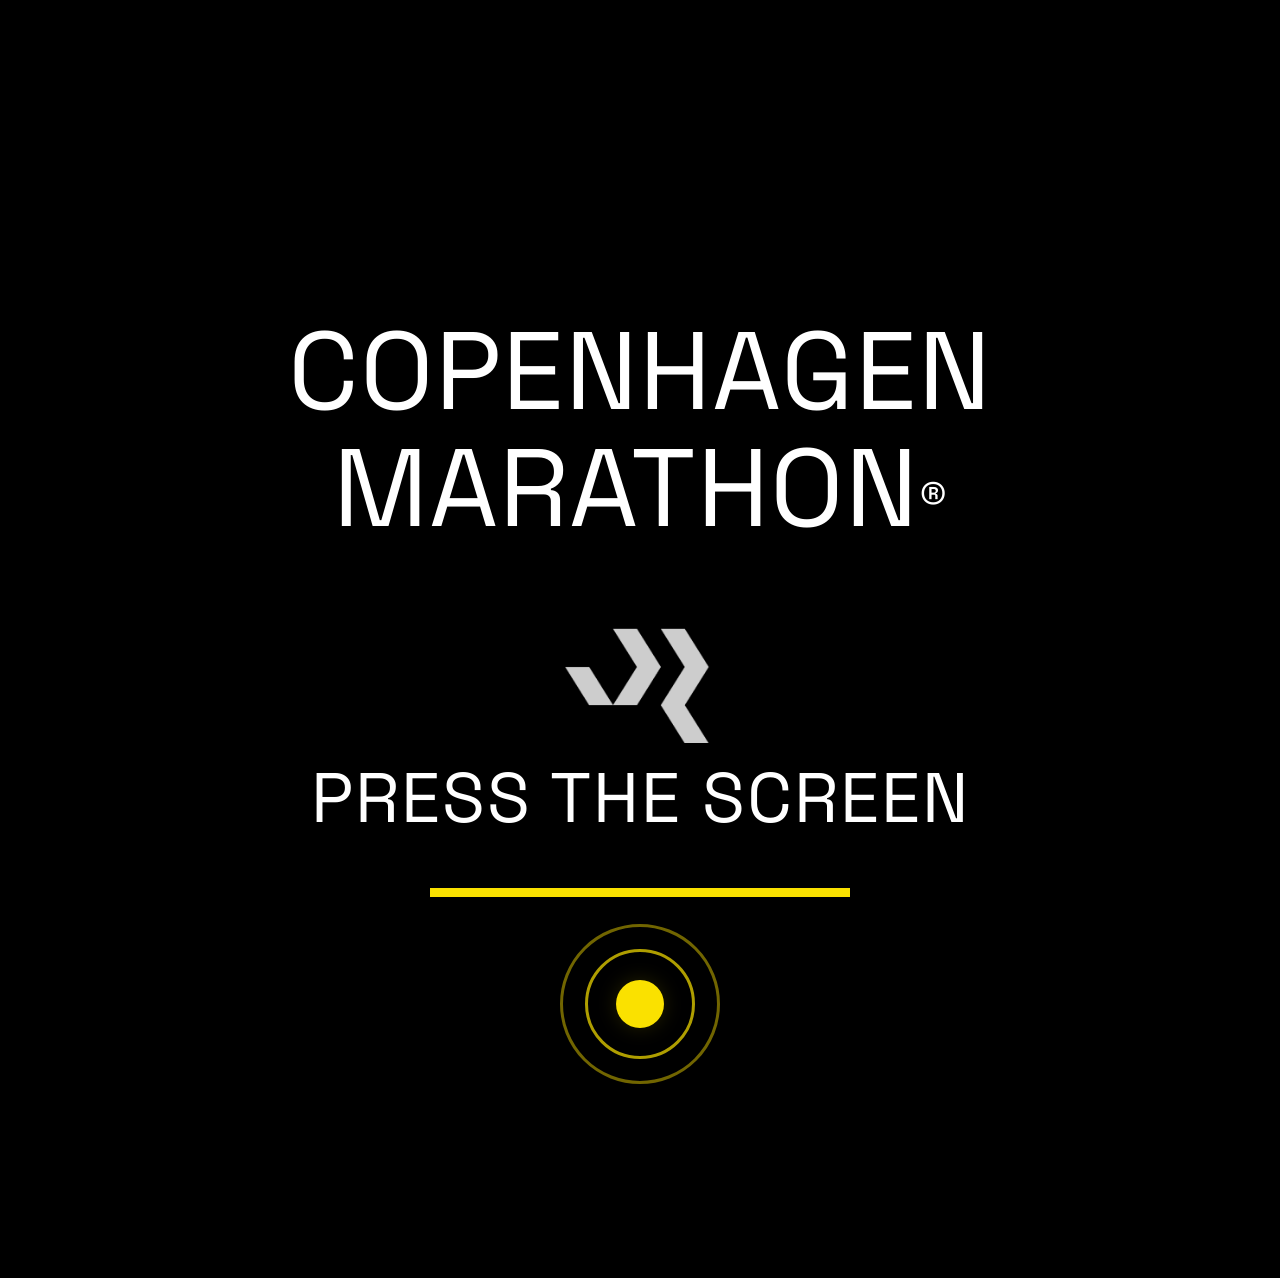
<file: index.html>
<!DOCTYPE html>
<html lang="en">

<head>
    <meta charset="UTF-8">
    <meta name="viewport" content="width=device-width, initial-scale=1.0">

    <title>Welcome | Copenhagen Marathon</title>

    <link rel="stylesheet" href="css/global.css">
    <link rel="stylesheet" href="css/sleeper.css">

    <script src="scripts/sleeper.js" defer></script>
</head>

<body class="sleeper-page" data-page="sleeper">

    <main class="sleeper-screen">

        <!-- ================================= -->
        <!-- BACKGROUND VIDEO                  -->
        <!-- ================================= -->

        <video
            class="sleeper-video"
            id="sleeperVideo"
            autoplay
            muted
            loop
            playsinline
            preload="auto"
            aria-hidden="true"
        >
            <source
                src="assets/img/Sleeperpage.mov"
                type="video/quicktime"
            >
        </video>


        <!-- DARK VIDEO OVERLAY -->
        <div class="sleeper-overlay"></div>


        <!-- ================================= -->
        <!-- MAIN CONTENT                      -->
        <!-- ================================= -->

        <div class="sleeper-content">

            <!-- COPENHAGEN MARATHON TITLE -->
            <h1 class="sleeper-title">

                <span>COPENHAGEN</span>

                <span>
                    MARATHON<sup>®</sup>
                </span>

            </h1>


            <!-- OFFICIAL MARATHON LOGO MARK -->
            <div class="sleeper-mark-window">

                <img
                    src="assets/img/copenhagen-marathon-logo-mark.png"
                    alt=""
                    class="sleeper-logo"
                >

            </div>


            <!-- ================================= -->
            <!-- PRESS THE SCREEN                  -->
            <!-- ================================= -->

            <div class="sleeper-instruction">

                <h2>PRESS THE SCREEN</h2>

                <!-- YELLOW LINE -->
                <div class="sleeper-line"></div>


                <!-- ANIMATED TOUCH BUTTON -->
                <div class="touch-circle">

                    <div class="touch-circle-inner">

                        <div class="touch-dot"></div>

                    </div>

                </div>

            </div>

        </div>


        <!-- ================================= -->
        <!-- CLICKABLE SCREEN                   -->
        <!-- ================================= -->

        <button
            class="sleeper-enter"
            id="enterKiosk"
            type="button"
            aria-label="Press to enter the Copenhagen Marathon kiosk"
        ></button>

    </main>

</body>
</html>
</file>
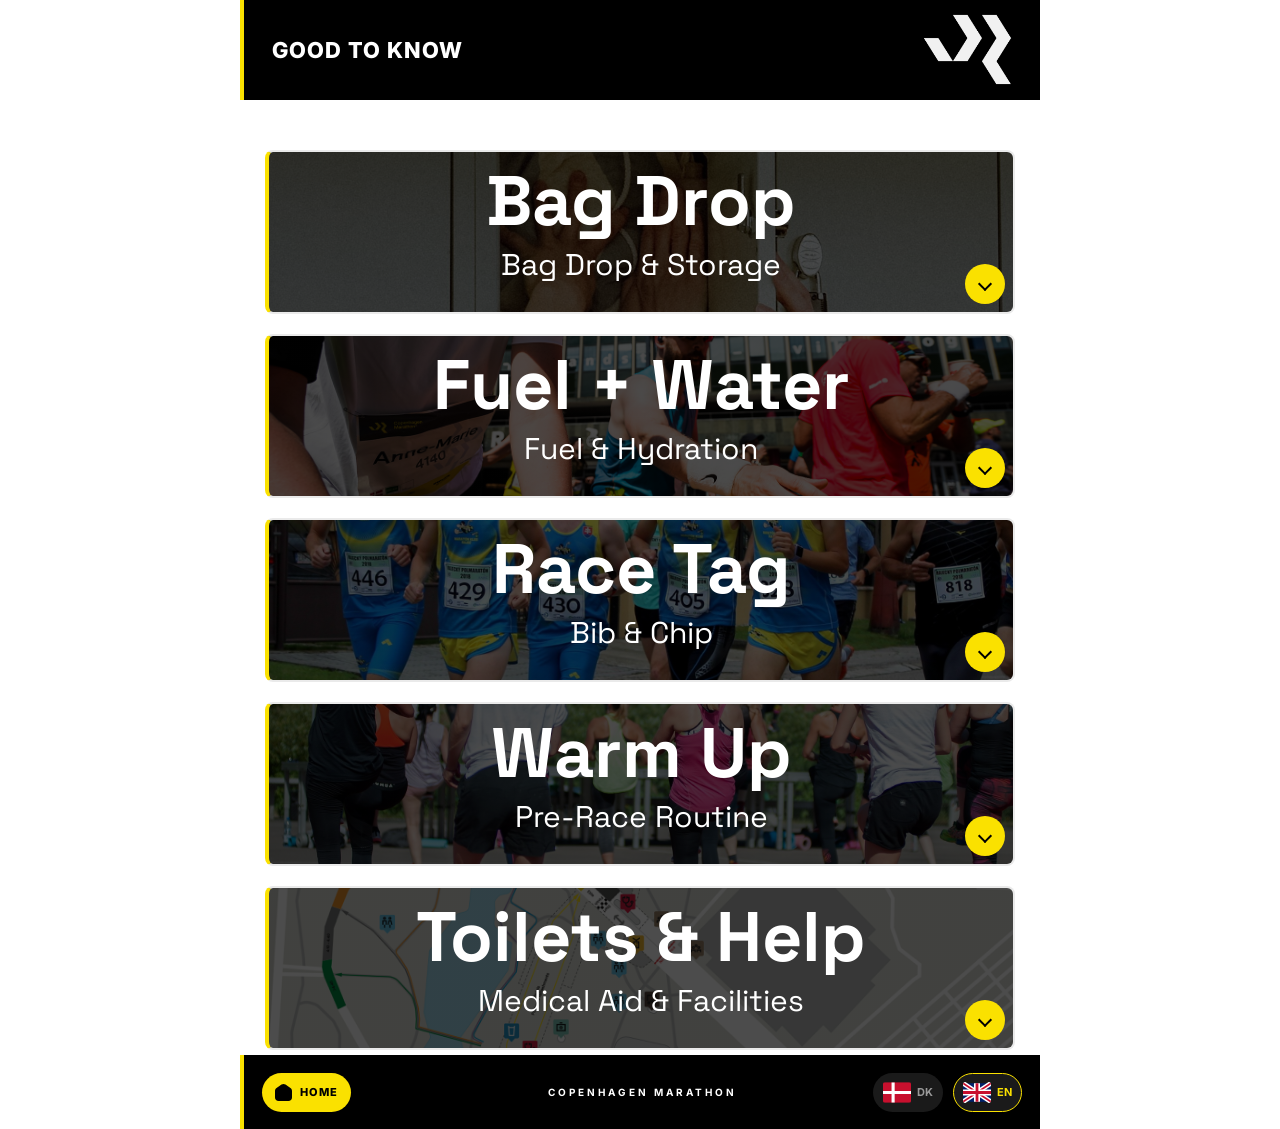
<file: goodtoknow.html>
<!DOCTYPE html>
<html lang="en">
<head>
    <meta charset="UTF-8">
    <meta name="viewport" content="width=device-width, initial-scale=1.0">
    
    <!-- Shared CSS -->
    <link rel="stylesheet" href="css/global.css">

    <!-- Good to Know CSS -->
    <link rel="stylesheet" href="css/goodtoknow.css">

    <!-- Header and Footer -->
    <script src="scripts/shared.js"></script>

    <title>Good to know - Copenhagen Marathon</title>
</head>
<body>

    <div id="site-header"></div>

    <main>
       <!-- Button 1 - Bag Drop --> 
       <div class="bag-drop">
        <details class="widget">
            <summary>
                <h2>Bag Drop</h2>
                <p>Bag Drop & Storage</p>
                <span class="arrow"></span>
            </summary>
            <div class="dropdown-content">
                <p>
                    Do you need to store a little more luggage than your race behind while you run the marathon?
                    Maybe you have some values you are particularly fond of.
                </p>
                <p>Here you can rent a locked cupboard, which is yours on race day.</p>
                <p>
                    The cabinets are in Runners Area – close to start and finish – and they are both safe and easy to use.
                    Click on the button for more information.
                </p>
                <p><strong>Dimensions of the cabinet:</strong> 30x30x50</p>
                <a class="locker-button" href="lockers.html">
                    <span>LOCKERS</span>
                    <span class="locker-button-arrow" aria-hidden="true">→</span>
                </a>
            </div>
</details>
</div>

       <!-- Button 2 - Fuel --> 
         <div class="fuel">
            <details class="widget">
                <summary>
                    <h2>Fuel + Water</h2>
                    <p>Fuel & Hydration</p>
                    <span class="arrow"></span>
                </summary>
                <div class="dropdown-content">
                    <p>
                        It is important to fuel your body before, during and after the race. 
                        The Copenhagen Marathon has a number of water stations along the route, where you can get water and energy drinks and banana. 
                    </p>
                    <p>
                        We also recommend that you bring your own energy gels or snacks if you need extra fuel during the race. 
                    </p>
                </div>
            </details>
        </div>

       <!-- Button 3 - Race Tag -->  
        <div class="race-tag">
            <details class="widget">
                <summary>
                    <h2>Race Tag</h2>
                    <p>Bib & Chip</p>
                    <span class="arrow"></span>
                </summary>
                <div class="dropdown-content">
                    <p>
                        Your race tag (bib) is your identification during the race. 
                        It contains your race number and a timing chip that records your time. 
                    </p>
                    <p>
                        Make sure to wear your bib on the front of your shirt and do not fold or alter it in any way. 
                    </p>
                </div>
            </details>
        </div>

       <!-- Button 4 - Warm Up --> 
        <div class="warm-up">
            <details class="widget">
                <summary>
                    <h2>Warm Up</h2>
                    <p>Pre-Race Routine</p>
                    <span class="arrow"></span>
                </summary>
                <div class="dropdown-content">
                    <p>
                        Warming up before the race is important to prepare your muscles and prevent injuries. 
                        We recommend a light jog and some dynamic stretches before the start. 
                    </p>
                </div>
            </details>
        </div>

       <!-- Button 5 - Toilets --> 
        <div class="toilets">
            <details class="widget">
                <summary>
                    <h2>Toilets & Help</h2>
                    <p>Medical Aid & Facilities</p>
                    <span class="arrow"></span>
                </summary>
                <div class="dropdown-content">
                    <p>
                        There are several restroom facilities available along the race route. 
                        These are clearly marked and easily accessible. 
                    </p>
                </div>
            </details>
        </div>
    </main>
</body>
</html>
</file>
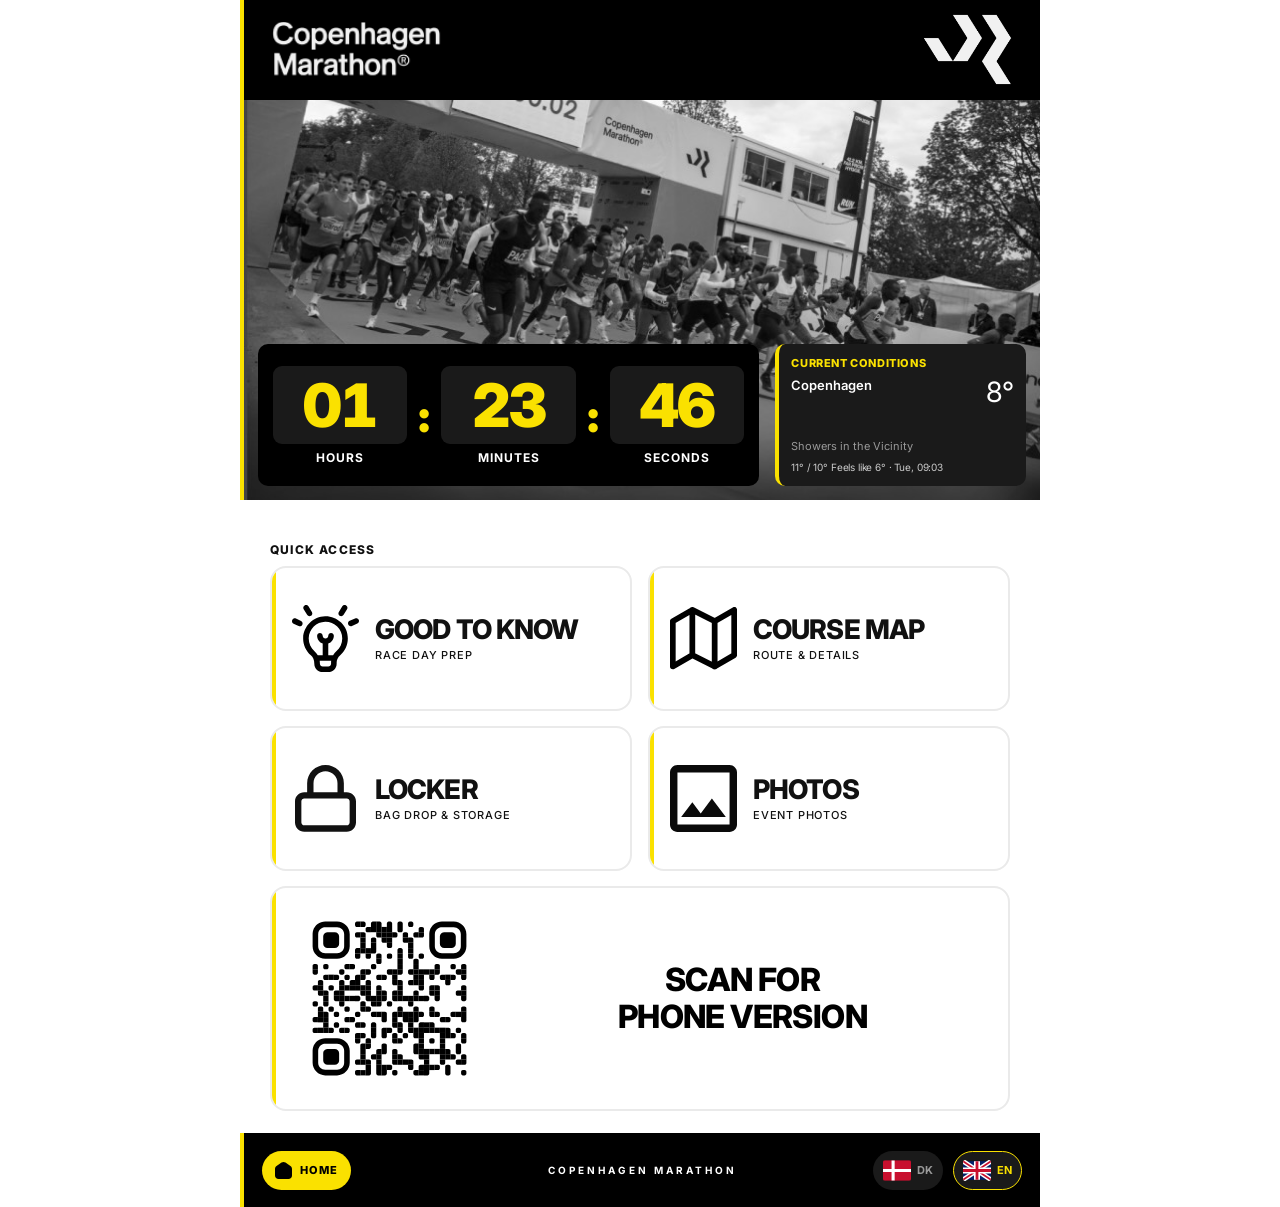
<file: home.html>
<!DOCTYPE html>
<html lang="en">

<head>
    <meta charset="UTF-8">
    <meta name="viewport" content="width=device-width, initial-scale=1.0">

    <title>Copenhagen Marathon | Home</title>

    <link rel="stylesheet" href="css/global.css">
    <link rel="stylesheet" href="css/index.css">

    <script src="scripts/shared.js" defer></script>
    <script src="scripts/home.js" defer></script>
</head>

<body data-page="home">

    <!-- SHARED HEADER -->
    <div id="site-header"></div>

    <main class="home-page">

        <!-- HERO SECTION -->
        <section class="hero-area">

            <img
                class="hero-image"
                src="assets/img/home-cropped.jpeg"
                alt="Runners starting the Copenhagen Marathon"
            >

            <!-- COUNTDOWN AND WEATHER -->
            <div class="status-section">

                <div class="countdown" role="timer">

                    <div class="time-unit">
                        <div class="time-number" id="hours">01</div>
                        <span class="time-label">HOURS</span>
                    </div>

                    <span class="time-colon">:</span>

                    <div class="time-unit">
                        <div class="time-number" id="minutes">23</div>
                        <span class="time-label">MINUTES</span>
                    </div>

                    <span class="time-colon">:</span>

                    <div class="time-unit">
                        <div class="time-number" id="seconds">47</div>
                        <span class="time-label">SECONDS</span>
                    </div>

                </div>

                <!-- WEATHER -->
                <div class="weather">

                    <h2 class="weather-heading">
                        CURRENT CONDITIONS
                    </h2>

                    <div class="weather-top">
                        <span class="weather-city">Copenhagen</span>
                        <span class="weather-temperature">8°</span>
                    </div>

                    <p class="weather-description">
                        Showers in the Vicinity
                    </p>

                    <p class="weather-details">
                        11° / 10° Feels like 6° · Tue, 09:03
                    </p>

                </div>

            </div>

        </section>


        <!-- QUICK ACCESS -->
        <section class="home-content">

            <h2 class="section-heading">QUICK ACCESS</h2>

            <nav class="quick-access" aria-label="Quick access">

                <a href="goodtoknow.html" class="access-card">

                    <img
                        src="assets/icons/iconGoodToKnow.svg"
                        alt=""
                        class="access-icon"
                    >

                    <div class="access-text">
                        <h3 class="access-title">GOOD TO KNOW</h3>
                        <p class="access-subtitle">RACE DAY PREP</p>
                    </div>

                </a>


                <a href="trails.html" class="access-card">

                    <img
                        src="assets/icons/iconCourse.svg"
                        alt=""
                        class="access-icon"
                    >

                    <div class="access-text">
                        <h3 class="access-title">COURSE MAP</h3>
                        <p class="access-subtitle">ROUTE & DETAILS</p>
                    </div>

                </a>


                <a href="lockers.html" class="access-card">

                    <img
                        src="assets/icons/iconLocker.svg"
                        alt=""
                        class="access-icon"
                    >

                    <div class="access-text">
                        <h3 class="access-title">LOCKER</h3>
                        <p class="access-subtitle">BAG DROP & STORAGE</p>
                    </div>

                </a>


                <a href="gallery.html" class="access-card">

                    <img
                        src="assets/icons/iconPhotos.svg"
                        alt=""
                        class="access-icon"
                    >

                    <div class="access-text">
                        <h3 class="access-title">PHOTOS</h3>
                        <p class="access-subtitle">EVENT PHOTOS</p>
                    </div>

                </a>

            </nav>


            <!-- QR CODE -->
            <div class="qr-card">

                <img
                    src="assets/qrCodes/qrHome.svg"
                    alt="QR code for the phone version"
                    class="qr-image"
                >

                <div class="qr-text">
                    SCAN FOR<br>
                    PHONE VERSION
                </div>

            </div>

        </section>

    </main>

</body>
</html>
</file>
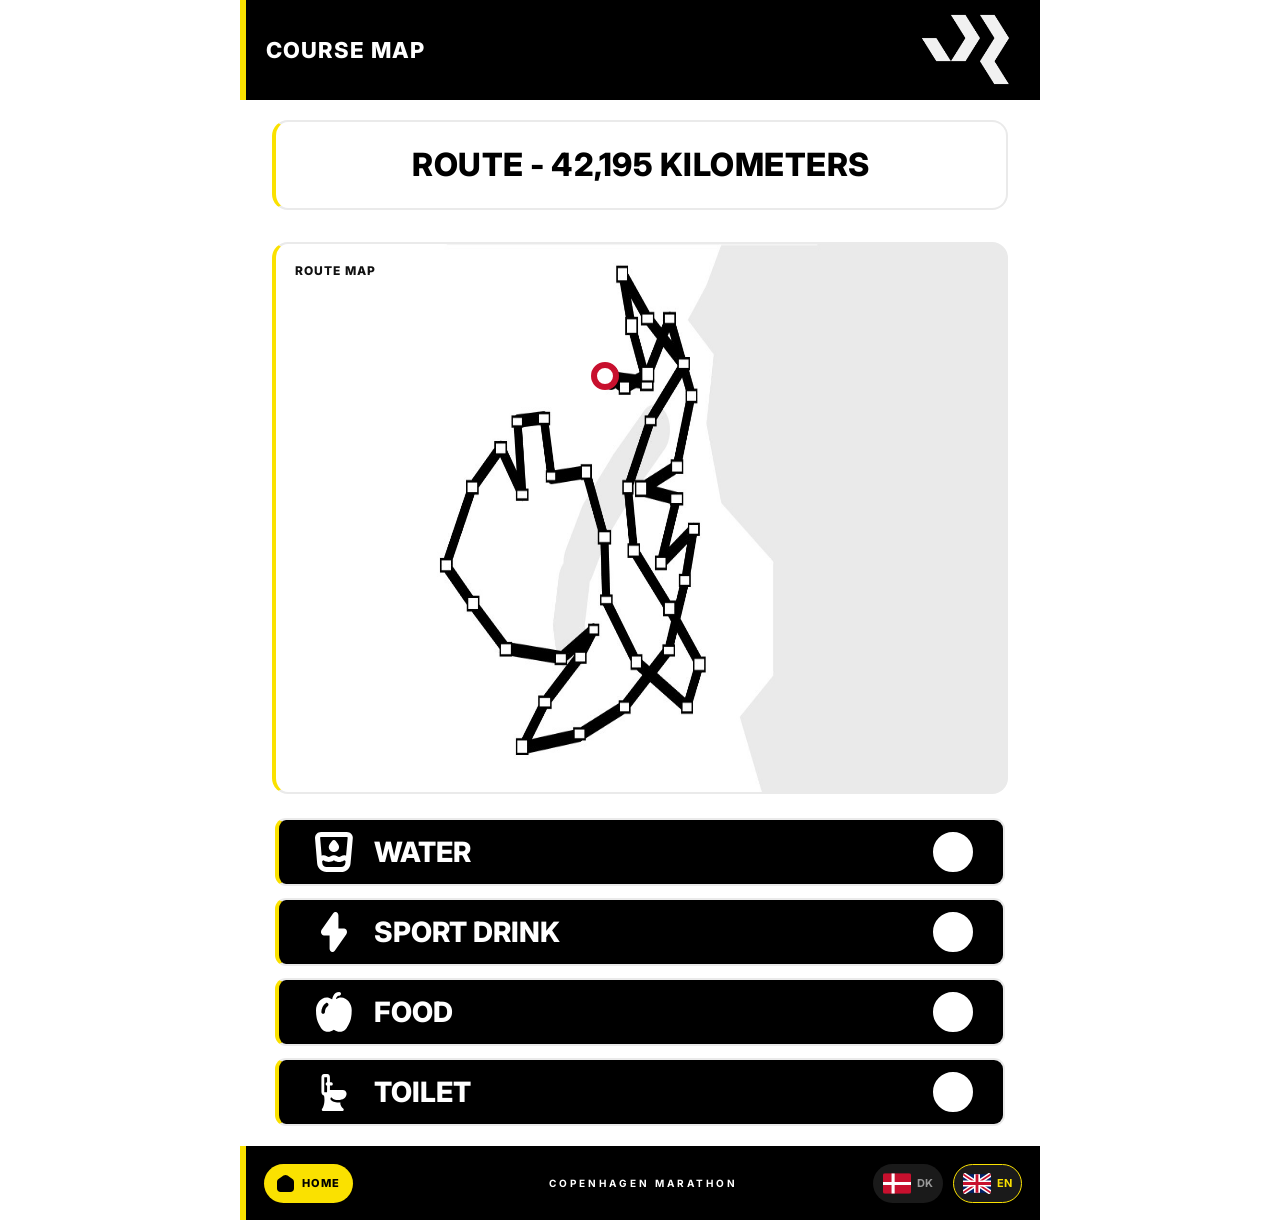
<file: trails.html>
<!DOCTYPE html>
<html lang="en">

<head>
    <meta charset="UTF-8">
    <meta name="viewport" content="width=device-width, initial-scale=1.0">

    <title>Course Map | Copenhagen Marathon</title>

    <!-- CORRECT CSS PATHS -->
    <link rel="stylesheet" href="css/global.css">
    <link rel="stylesheet" href="css/trails.css">

    <!-- CORRECT JAVASCRIPT PATHS -->
    <script src="scripts/shared.js" defer></script>
    <script src="scripts/trails.js" defer></script>
</head>

<body data-page="trails" data-header-title="COURSE MAP">

    <!-- SHARED HEADER -->
    <div id="site-header"></div>

    <main class="trails-main">

        <!-- ROUTE TITLE -->
        <section class="route-title-card">
            <h1>ROUTE - 42,195 KILOMETERS</h1>
        </section>

        <!-- COURSE MAP -->
        <section class="route-map-card" aria-label="Marathon course map">

            <img
                src="assets/img/Route.jpg"
                alt="Map of the Copenhagen Marathon route"
                class="route-map-image"
            >

            <h2 class="route-map-heading">ROUTE MAP</h2>

            <!-- RED STARTING POINT -->
            <div class="route-start-point" aria-hidden="true"></div>

            <!-- INTERACTIVE STATION ICONS -->
            <div
                id="mapPins"
                class="route-map-pins"
                aria-hidden="true"
            ></div>

        </section>

        <!-- STATION FILTERS -->
        <section
            class="station-filters"
            aria-label="Select facilities along the route"
        >

            <!-- WATER -->
            <button
                type="button"
                class="station-filter"
                data-filter="water"
                aria-pressed="false"
            >
                <img
                    src="assets/icons/iconWater.svg"
                    alt=""
                    class="station-filter-icon"
                >

                <span class="station-filter-label">
                    WATER
                </span>

                <span class="station-filter-circle"></span>
            </button>

            <!-- SPORT DRINK -->
            <button
                type="button"
                class="station-filter"
                data-filter="drink"
                aria-pressed="false"
            >
                <img
                    src="assets/icons/iconDrink.svg"
                    alt=""
                    class="station-filter-icon"
                >

                <span class="station-filter-label">
                    SPORT DRINK
                </span>

                <span class="station-filter-circle"></span>
            </button>

            <!-- FOOD -->
            <button
                type="button"
                class="station-filter"
                data-filter="food"
                aria-pressed="false"
            >
                <img
                    src="assets/icons/iconFood.svg"
                    alt=""
                    class="station-filter-icon"
                >

                <span class="station-filter-label">
                    FOOD
                </span>

                <span class="station-filter-circle"></span>
            </button>

            <!-- TOILET -->
            <button
                type="button"
                class="station-filter"
                data-filter="toilet"
                aria-pressed="false"
            >
                <img
                    src="assets/icons/iconToilet.svg"
                    alt=""
                    class="station-filter-icon"
                >

                <span class="station-filter-label">
                    TOILET
                </span>

                <span class="station-filter-circle"></span>
            </button>

        </section>

    </main>

</body>
</html>
</file>
<file: css/global.css>
@import url('https://fonts.googleapis.com/css2?family=Baloo+2:wght@400..800&family=Inter:ital,opsz,wght@0,14..32,100..900;1,14..32,100..900&display=swap');
@import url('https://fonts.googleapis.com/css2?family=Baloo+2:wght@400..800&family=Inter:ital,opsz,wght@0,14..32,100..900;1,14..32,100..900&family=Space+Grotesk:wght@300..700&display=swap');

/* ====================================== */
/* VARIABLES                              */
/* ====================================== */

:root {
    --main: #FAE100;

    --bg-light: #FFFFFF;
    --bg-dark: #000000;
    --bg-sec: #1A1A1A;
    --danger: #B91C1C;

    --outline: #EAEAEA;

    --kiosk-width: 800px;
}


/* ====================================== */
/* RESET                                  */
/* ====================================== */

*,
*::before,
*::after {
    box-sizing: border-box;
}

html {
    margin: 0;
    padding: 0;
}

body {
    width: 100%;
    max-width: var(--kiosk-width);

    margin: 0 auto;
    padding: 0;

    background: var(--bg-light);
    color: #111;

    font-family: "Inter", sans-serif;
}

h1 {
    font-family: "Space Grotesk", sans-serif;
}

main{
    margin: 25px 25px 0px 25px;
}


/* ====================================== */
/* EXISTING REUSABLE STYLES               */
/* ====================================== */

.widget {
    border: 2px solid var(--outline);
    border-left: 4px solid var(--main);

    border-radius: 16px;
    padding: 16px 16px 20px;

    width: 100%;
}

.widget-heading {
    font-family: "Inter", sans-serif;
    text-transform: uppercase;
    margin: 0;
}

.btn-sec {
    background-color: var(--main);
    border: none;
    border-radius: 8px;
    font-family: "Inter", sans-serif;
    font-size: 1.5rem;
    font-weight: bold;
    text-transform: uppercase;
    padding: 16px 32px;
    color: black;
}


/* ====================================== */
/* SHARED COMPONENT CONTAINERS            */
/* ====================================== */

#site-header,
#site-footer {
    width: 100%;
}

#site-header:empty,
#site-footer:empty {
    display: none;
}


/* ====================================== */
/* HEADER                                 */
/* ====================================== */

.cm-header {
    width: 100%;
    height: 100px;

    display: flex;
    align-items: center;
    justify-content: space-between;

    padding: 0 26px 0 28px;

    background: #000;
    color: white;

    border-left: 4px solid var(--main);
}


/* WORDMARK - LEFT SIDE */

.cm-header__brand {
    position: relative;

    display: block;
    width: 170px;
    height: 56px;

    flex-shrink: 0;
    overflow: hidden;

    text-decoration: none;
}

/*
   The PNG has transparent empty space.
   Offset the image so only its visible artwork
   occupies the wordmark area.
*/

.cm-header__brand img {
    position: absolute;

    display: block;
    width: 230px;
    height: auto;
    max-width: none;

    left: -17px;
    top: -26px;
}


/* PAGE TITLE - SUBPAGES */

.cm-header__title {
    margin: 0;

    color: white;

    font-family: "Inter", sans-serif;
    font-size: 22px;
    font-weight: 800;

    letter-spacing: 1px;
    line-height: 1.1;
    text-transform: uppercase;
}


/* MARATHON MARK - RIGHT SIDE */

.cm-header__mark-window {
    position: relative;

    width: 90px;
    height: 72px;

    flex-shrink: 0;
    overflow: hidden;
}

.cm-header__mark {
    position: absolute;

    display: block;
    width: 124px;
    height: auto;
    max-width: none;

    left: -24px;
    top: -19px;
}


/* ====================================== */
/* HEADER VARIATIONS                      */
/* ====================================== */

body[data-page="home"] .cm-header__title {
    display: none;
}

body:not([data-page="home"]) .cm-header__brand {
    display: none;
}


/* ====================================== */
/* FOOTER                                 */
/* ====================================== */

.cm-footer {
    width: 100%;
    min-height: 74px;

    display: grid;
    grid-template-columns:
        minmax(0, 1fr)
        auto
        minmax(0, 1fr);

    align-items: center;

    gap: 12px;
    padding: 10px 18px;

    background: #000;
    color: white;

    border-left: 4px solid var(--main);

    font-family: "Inter", sans-serif;
}


/* HOME BUTTON */

.cm-footer__home {
    display: flex;
    align-items: center;
    justify-content: center;

    width: fit-content;
    height: 39px;

    gap: 8px;
    padding: 0 13px;

    background: var(--main);
    color: #000;

    border-radius: 30px;

    font-size: 11px;
    font-weight: 800;
    letter-spacing: 1px;

    text-decoration: none;
    white-space: nowrap;
}

.cm-footer__home-icon {
    width: 17px;
    height: 17px;

    object-fit: contain;
}

.cm-footer__home:hover {
    background: #FFE933;
}


/* CENTER BRANDING */

.cm-footer__branding {
    color: #FFF;

    font-size: 10px;
    font-weight: 700;
    letter-spacing: 3px;

    text-align: center;
    white-space: nowrap;
}


/* LANGUAGE SELECTOR */

.cm-footer__languages {
    display: flex;
    align-items: center;
    justify-content: flex-end;

    gap: 10px;
}


/* LANGUAGE BUTTONS */

.cm-language-btn {
    display: flex;
    align-items: center;
    justify-content: center;

    height: 39px;

    gap: 6px;
    padding: 0 9px;

    background: #1A1A1A;
    color: #999;

    border: 1px solid transparent;
    border-radius: 25px;

    font-family: "Inter", sans-serif;
    font-size: 11px;
    font-weight: 700;

    cursor: pointer;
}


/* FLAGS */

.cm-flag {
    display: block;

    width: 28px;
    height: 21px;

    flex-shrink: 0;

    border-radius: 2px;
    overflow: hidden;
}


/* ACTIVE LANGUAGE */

.cm-language-btn.active {
    color: var(--main);
    border-color: var(--main);
}

.cm-language-btn:hover {
    border-color: var(--main);
}


/* ====================================== */
/* SLEEPER EXCEPTION                      */
/* ====================================== */

body[data-page="sleeper"] #site-header,
body[data-page="sleeper"] #site-footer {
    display: none;
}


/* ====================================== */
/* RESPONSIVE SHARED COMPONENTS           */
/* ====================================== */

@media (max-width: 600px) {

    .cm-header {
        height: 80px;
        padding: 0 16px;
    }

    .cm-header__title {
        font-size: 18px;
    }

    .cm-header__brand {
        transform: scale(0.85);
        transform-origin: left center;
    }

    .cm-header__mark-window {
        transform: scale(0.85);
        transform-origin: right center;
    }

    .cm-footer {
        min-height: 64px;
        padding: 8px;
        gap: 5px;
    }

    .cm-footer__home {
        height: 34px;
        padding: 0 9px;

        gap: 5px;
        font-size: 9px;
    }

    .cm-footer__home-icon {
        width: 13px;
        height: 13px;
    }

    .cm-footer__branding {
        font-size: 7px;
        letter-spacing: 1px;
    }

    .cm-footer__languages {
        gap: 5px;
    }

    .cm-language-btn {
        height: 34px;
        padding: 0 5px;

        gap: 3px;
        font-size: 9px;
    }

    .cm-flag {
        width: 20px;
        height: 15px;
    }

}

/* =========================================
   MOBILE HEADER ONLY
   HOME + COURSE MAP
   ========================================= */

@media (max-width: 600px) {

    /* HEADER */

    :is(
        body[data-page="home"],
        body[data-page="trails"]
    ) .cm-header {
        height: 64px;
        padding: 0 10px 0 13px;
    }

    /* HOME WORDMARK */

    body[data-page="home"] .cm-header__brand {
        width: 130px;
        height: 64px;
        transform: none;
    }

    body[data-page="home"] .cm-header__brand img {
        width: 175px;
        left: -11px;
        top: -19px;
    }

    /* COURSE MAP TITLE */

    body[data-page="trails"] .cm-header__title {
        font-size: 16px;
        letter-spacing: 0.7px;
    }

    /* RIGHT-SIDE MARATHON LOGO */

    :is(
        body[data-page="home"],
        body[data-page="trails"]
    ) .cm-header__mark-window {
        width: 72px;
        height: 64px;
        transform: none;
    }

    :is(
        body[data-page="home"],
        body[data-page="trails"]
    ) .cm-header__mark {
        width: 94px;
        left: -18px;
        top: -14px;
    }

}
</file>
<file: css/sleeper.css>
/* ====================================== */
/* SLEEPER PAGE                           */
/* ====================================== */

.sleeper-page {
    width: 100%;
    max-width: var(--kiosk-width);

    margin: 0 auto;
    padding: 0;

    background: #000;
    color: white;
}


/* ====================================== */
/* MAIN SLEEPER SCREEN                    */
/* ====================================== */

.sleeper-screen {
    position: relative;
    isolation: isolate;

    width: 100%;
    max-width: var(--kiosk-width);

    /* Same portrait proportions as Figma */
    aspect-ratio: 686 / 1096;
    min-height: 100svh;

    margin: 0;
    padding: 0;

    overflow: hidden;
    background: #000;
}


/* ====================================== */
/* BACKGROUND VIDEO                       */
/* ====================================== */

.sleeper-video {
    position: absolute;

    inset: 0;

    width: 100%;
    height: 100%;

    object-fit: cover;
    object-position: center center;

    filter: grayscale(100%) brightness(0.55);

    z-index: 0;
}


/* ====================================== */
/* DARK VIDEO OVERLAY                     */
/* ====================================== */

.sleeper-overlay {
    position: absolute;
    inset: 0;

    z-index: 1;

    background: linear-gradient(
        to bottom,
        rgba(0, 0, 0, 0.98) 0%,
        rgba(0, 0, 0, 0.97) 37%,
        rgba(0, 0, 0, 0.85) 50%,
        rgba(0, 0, 0, 0.55) 72%,
        rgba(0, 0, 0, 0.72) 100%
    );

    pointer-events: none;
}


/* ====================================== */
/* CONTENT POSITION                       */
/* ====================================== */

.sleeper-content {
    position: absolute;

    top: 24.5%;
    left: 0;
    right: 0;

    z-index: 2;

    display: flex;
    flex-direction: column;
    align-items: center;

    width: 100%;

    text-align: center;

    pointer-events: none;
}


/* ====================================== */
/* COPENHAGEN MARATHON TITLE              */
/* ====================================== */

.sleeper-title {
    display: flex;
    flex-direction: column;
    align-items: center;

    width: 100%;

    margin: 0;
    padding: 0;

    color: #FFF;

    font-family: "Space Grotesk", sans-serif;
    font-size: 110px;
    font-weight: 400;
    letter-spacing: 1px;
    line-height: 1.06;

    text-align: center;
}

.sleeper-title span {
    display: block;
    white-space: nowrap;
}

.sleeper-title sup {
    display: inline-block;

    position: relative;
    top: -0.09em;

    font-family: "Space Grotesk", sans-serif;
    font-size: 0.50em;
    font-weight: 700;
    line-height: 1;
    vertical-align: baseline;
}


/* ====================================== */
/* OFFICIAL MARATHON LOGO                 */
/* ====================================== */

.sleeper-mark-window {
    position: relative;

    width: 150px;
    height: 117px;

    margin: 82px auto 0;

    overflow: hidden;
}

.sleeper-logo {
    position: absolute;

    display: block;

    width: 204px;
    height: auto;
    max-width: none;

    left: -39px;
    top: -32px;

    object-fit: contain;

    opacity: 0.85;
}


/* ====================================== */
/* TOUCH INSTRUCTION                      */
/* ====================================== */

.sleeper-instruction {
    display: flex;
    flex-direction: column;
    align-items: center;

    width: 100%;

    margin-top: 18px;
}

.sleeper-instruction h2 {
    margin: 0;

    color: #FFF;

    font-family: "Space Grotesk", sans-serif;
    font-size: 70px;
    font-weight: 400;

    letter-spacing: 2px;
    line-height: 1;

    white-space: nowrap;
}


/* ====================================== */
/* YELLOW LINE                            */
/* ====================================== */

.sleeper-line {
    width: 420px;
    height: 9px;

    margin-top: 55px;

    background: var(--main);
}


/* ====================================== */
/* TOUCH CIRCLE                           */
/* ====================================== */

.touch-circle {
    position: relative;

    display: flex;
    align-items: center;
    justify-content: center;

    width: 160px;
    height: 160px;

    margin-top: 27px;

    border: 3px solid rgba(250, 225, 0, 0.45);
    border-radius: 50%;

    animation: touchPulse 2.5s ease-in-out infinite;
}

.touch-circle-inner {
    display: flex;
    align-items: center;
    justify-content: center;

    width: 110px;
    height: 110px;

    border: 3px solid rgba(250, 225, 0, 0.7);
    border-radius: 50%;
}

.touch-dot {
    width: 48px;
    height: 48px;

    background: var(--main);
    border-radius: 50%;

    box-shadow: 0 0 20px rgba(250, 225, 0, 0.15);

    animation: dotPulse 2.5s ease-in-out infinite;
}


/* ====================================== */
/* TOUCH ANIMATIONS                       */
/* ====================================== */

@keyframes touchPulse {

    0%, 100% {
        transform: scale(1);
        opacity: 0.8;
    }

    50% {
        transform: scale(1.06);
        opacity: 1;
    }

}

@keyframes dotPulse {

    0%, 100% {
        transform: scale(1);
    }

    50% {
        transform: scale(0.88);
    }

}


/* ====================================== */
/* CLICKABLE OVERLAY                      */
/* ====================================== */

.sleeper-enter {
    position: absolute;
    inset: 0;

    width: 100%;
    height: 100%;

    z-index: 5;

    margin: 0;
    padding: 0;

    background: transparent;
    border: none;

    cursor: pointer;
}

.sleeper-enter:focus-visible {
    outline: 4px solid var(--main);
    outline-offset: -4px;
}


/* ====================================== */
/* RESPONSIVE                             */
/* ====================================== */

@media (max-width: 799px) {

    .sleeper-title {
        font-size: 14.5vw;
        letter-spacing: 0.125vw;
    }

    .sleeper-mark-window {
        width: 18.75vw;
        height: 14.625vw;

        margin-top: 10.25vw;
    }

    .sleeper-logo {
        width: 25.5vw;

        left: -4.875vw;
        top: -4vw;
    }

    .sleeper-instruction {
        margin-top: 2.25vw;
    }

    .sleeper-instruction h2 {
        font-size: 9.75vw;
        letter-spacing: 0.25vw;
    }

    .sleeper-line {
        width: 52.5vw;
        height: 1.125vw;

        margin-top: 6.875vw;
    }

    .touch-circle {
        width: 20vw;
        height: 20vw;

        margin-top: 3.375vw;
    }

    .touch-circle-inner {
        width: 13.75vw;
        height: 13.75vw;
    }

    .touch-dot {
        width: 6vw;
        height: 6vw;
    }

}


/* ====================================== */
/* REDUCED MOTION SUPPORT                 */
/* ====================================== */

@media (prefers-reduced-motion: reduce) {

    .touch-circle,
    .touch-dot {
        animation: none;
    }

}
</file>
<file: css/goodtoknow.css>
/* Kiosk version */
body {
    min-height: 100vh;
    overflow-y: auto;
}

main {
    padding-block: 5px;
}
/* Each widget */
.bag-drop .widget {
   background-image: linear-gradient(rgba(0, 0, 0, 0.7), rgba(0, 0, 0, 0.7)), url("../assets/img/bagDrop.png");
}

.fuel .widget {
   background-image: linear-gradient(rgba(0, 0, 0, 0.7), rgba(0, 0, 0, 0.7)), url("../assets/img/fuelWater.png");
}

.race-tag .widget {
   background-image: linear-gradient(rgba(0, 0, 0, 0.7), rgba(0, 0, 0, 0.7)), url("../assets/img/raceTag.png");
}

.warm-up .widget {
   background-image: linear-gradient(rgba(0, 0, 0, 0.7), rgba(0, 0, 0, 0.7)), url("../assets/img/warmUp.png");
}

.toilets .widget {
   background-image: linear-gradient(rgba(0, 0, 0, 0.7), rgba(0, 0, 0, 0.7)), url("../assets/img/toilet.png");
}

.widget {
    background-color: #ffffff;
    border-radius: 8px;
    overflow: hidden;
    margin-top: 20px;
    padding: 0;
    font-family: "Space Grotesk", sans-serif;
    background-position: center;
    background-size: cover;
   
}

.widget summary {
    position: relative;
    cursor: pointer;
    list-style: none;
    text-align: center;
    display: grid;
    align-content: center;
    gap: 0px;
    height: 160px;
    padding: 20px 20px 44px;
    background: transparent;
    color: #ffffff;
}

.widget summary h2 {
    margin: 0;
    font-family: "Space Grotesk", sans-serif;
    font-size: 70px;
    font-weight: bold;
}

.widget summary p {
    margin: 0;
    font-size: 30px;
    font-family: "space Grotesk", sans-serif;
}

/* Dropdown arrow */
.arrow {
    position: absolute;
    color: #000000;
    right: 8px;
    bottom: 8px;
    display: grid;
    width: 40px;
    height: 40px;
    place-items: center;
    border-radius: 50%;
    background-color: #FAE100;
}

.arrow::before {
    width: 10px;
    height: 10px;
    border-right: 2px solid currentColor;
    border-bottom: 2px solid currentColor;
    content: "";
    transform: rotate(45deg);
    transition: transform 0.3s ease;
}

/* Rotate arrow when open */
.widget[open] .arrow::before {
    transform: rotate(225deg);
}

.dropdown-content {
    padding: 20px;
    background: transparent;
    color: #ffffff;
    line-height: 1.6;
}

.widget[open] .dropdown-content {
    padding: 10px;
}
/* Locker button in Bag-drop widget */
.locker-button {
    display: flex;
    width: 195px;
    height: 40px;
    align-items: center;
    justify-content: center;
    gap: 8px;
    margin-top: 12px;
    border: 0;
    border-radius: 8px;
    background-color: #FAE100;
    color: #000000;
    font-family: "Space Grotesk", sans-serif;
    font-size: 17px;
    font-weight: bold;
    text-align: center;
    text-decoration: none;
    cursor: pointer;
}
/* Arrow for Locker button in Bag-drop widget */
.locker-button-arrow {
    font-size: 20px;
    line-height: 3;
    text-align: center;
}

/* Phone version */
@media screen and (max-width: 480px) {

    body {
        min-height: 100vh;
        overflow-x: hidden;
        overflow-y: auto;
    }

    main {
        padding: 5px 15px 20px;
    }

    /* Each widget */
    .widget {
        width: 100%;
        margin-top: 15px;
        border-radius: 8px;
    }

    /* Widget title area */
    .widget summary {
        min-height: 140px;
        height: auto;
        padding: 18px 45px 45px 18px;
        display: grid;
        align-content: center;
        gap: 5px;
        text-align: center;
        box-sizing: border-box;
    }

    /* Widget headings */
    .widget summary h2 {
        font-size: 42px;
        line-height: 1.1;
        margin: 0;
    }

    /* Widget descriptions */
    .widget summary p {
        font-size: 18px;
        line-height: 1.4;
        margin: 0;
    }

    /* Dropdown arrow */
    .arrow {
        width: 32px;
        height: 32px;
        right: 8px;
        bottom: 8px;
    }

    .arrow::before {
        width: 8px;
        height: 8px;
    }

    /* Arrow when widget is open */
    .widget[open] .arrow::before {
        transform: rotate(225deg);
    }

    /* Dropdown content */
    .dropdown-content {
        padding: 15px;
        font-size: 15px;
        line-height: 1.5;
    }

    .widget[open] .dropdown-content {
        padding: 15px;
    }

    /* Locker button */
    .locker-button {
        width: min(195px, 100%);
        height: 42px;
        margin-top: 12px;
        font-size: 15px;
        gap: 6px;
    }

    /* Locker button arrow */
    .locker-button-arrow {
        font-size: 18px;
        line-height: 1;
    }

}
</file>
<file: css/index.css>
/* ====================================== */
/* HOME PAGE                              */
/* ====================================== */

body[data-page="home"] {
    background: #FFFFFF;
}

.home-page {
    width: 100%;
    max-width: var(--kiosk-width);
    margin: 0;
    padding: 0;
}


/* ====================================== */
/* HERO IMAGE                             */
/* ====================================== */

.hero-area {
    position: relative;
    isolation: isolate;

    width: 100%;
    height: 400px;

    overflow: hidden;
    background: #222;
    border-left: 4px solid var(--main);
}

.hero-image {
    position: absolute;
    inset: 0;

    display: block;
    width: 100%;
    height: 100%;

    object-fit: cover;

    /* Preserves your corrected image crop */
    object-position: 50% 43%;

    filter: grayscale(100%);
}


/* ====================================== */
/* STATUS WIDGETS                         */
/* ====================================== */

.status-section {
    position: absolute;
    z-index: 2;

    left: 14px;
    right: 14px;
    bottom: 14px;

    display: grid;
    grid-template-columns: minmax(0, 2fr) minmax(0, 1fr);

    gap: 16px;
}


/* ====================================== */
/* COUNTDOWN                              */
/* ====================================== */

.countdown {
    width: 100%;
    height: 142px;

    display: grid;

    grid-template-columns:
        minmax(0, 1fr)
        18px
        minmax(0, 1fr)
        18px
        minmax(0, 1fr);

    align-items: center;

    gap: 8px;
    padding: 12px 15px;

    background: #000;
    border-radius: 10px;
}

.time-unit {
    display: flex;
    flex-direction: column;
    align-items: center;

    min-width: 0;
    gap: 6px;
}

.time-number {
    width: 100%;
    height: 78px;

    display: flex;
    align-items: center;
    justify-content: center;

    background: #1A1A1A;
    color: var(--main);

    border-radius: 9px;

    font-size: 60px;
    font-weight: 900;
    line-height: 1;
    letter-spacing: -2px;
    font-variant-numeric: tabular-nums;
}

.time-label {
    color: white;

    font-size: 12px;
    font-weight: 700;
    letter-spacing: 1px;
    text-align: center;
    white-space: nowrap;
}

.time-colon {
    height: 78px;

    display: flex;
    align-items: center;
    justify-content: center;

    color: var(--main);

    font-size: 46px;
    font-weight: 900;
    line-height: 1;
}


/* ====================================== */
/* WEATHER                                */
/* ====================================== */

.weather {
    width: 100%;
    min-width: 0;
    height: 142px;

    display: flex;
    flex-direction: column;

    padding: 13px 12px;

    background: #1A1A1A;
    color: #FFFFFF;

    border-left: 4px solid var(--main);
    border-radius: 10px;

    overflow: hidden;
}

.weather-heading {
    margin: 0 0 8px;

    color: var(--main);

    font-size: 11px;
    font-weight: 800;
    letter-spacing: 0.6px;
    line-height: 1.2;
    white-space: nowrap;
}

.weather-top {
    display: flex;
    align-items: flex-start;
    justify-content: space-between;

    gap: 5px;
    min-width: 0;
}

.weather-city {
    font-size: 13px;
    font-weight: 600;
    line-height: 1.2;
}

.weather-temperature {
    flex-shrink: 0;

    font-size: 28px;
    font-weight: 400;
    line-height: 1;
}

.weather-description {
    margin: auto 0 8px;

    color: #999;

    font-size: 11px;
    line-height: 1.2;
    white-space: nowrap;
}

.weather-details {
    margin: 0;

    color: #CCC;

    font-size: 10px;
    line-height: 1.2;
    letter-spacing: -0.15px;
    white-space: nowrap;
}


/* ====================================== */
/* MAIN CONTENT                           */
/* ====================================== */

.home-content {
    width: 100%;

    padding: 42px 30px 22px;

    background: #FFF;
}

.section-heading {
    margin: 0 0 9px;

    font-size: 12px;
    font-weight: 800;
    letter-spacing: 1.2px;
}


/* ====================================== */
/* QUICK ACCESS GRID                      */
/* ====================================== */

.quick-access {
    display: grid;
    grid-template-columns: repeat(2, minmax(0, 1fr));

    gap: 15px 16px;
}


/* ====================================== */
/* QUICK ACCESS CARDS                     */
/* ====================================== */

.access-card {
    position: relative;

    display: flex;
    align-items: center;

    width: 100%;
    height: 145px;
    min-width: 0;

    gap: 16px;
    padding: 16px 15px 16px 20px;

    background: white;
    color: #111;

    border: 2px solid var(--outline);
    border-radius: 16px;

    text-decoration: none;
    overflow: hidden;
}

.access-card::before {
    content: "";

    position: absolute;
    top: 0;
    bottom: 0;
    left: 0;

    width: 4px;
    background: var(--main);
}

.access-icon {
    display: block;

    width: 67px;
    height: 67px;

    flex-shrink: 0;
    object-fit: contain;
}

.access-text {
    display: flex;
    flex-direction: column;
    justify-content: center;

    min-width: 0;
}

.access-title {
    margin: 0;

    font-size: 27px;
    font-weight: 800;
    line-height: 1.1;
    letter-spacing: -0.9px;
    white-space: nowrap;
}

.access-subtitle {
    margin: 4px 0 0;

    font-size: 11px;
    font-weight: 500;
    letter-spacing: 0.8px;
    white-space: nowrap;
}

.access-card:hover {
    background: #FAFAFA;
}

.access-card:focus-visible {
    outline: 3px solid var(--main);
    outline-offset: 3px;
}


/* ====================================== */
/* QR CODE                                */
/* ====================================== */

.qr-card {
    position: relative;

    width: 100%;
    height: 225px;

    display: flex;
    align-items: center;
    justify-content: space-between;

    gap: 30px;

    margin-top: 15px;
    padding: 20px 30px;

    background: white;

    border: 2px solid var(--outline);
    border-radius: 16px;

    overflow: hidden;
}

.qr-card::before {
    content: "";

    position: absolute;

    top: 0;
    bottom: 0;
    left: 0;

    width: 4px;
    background: var(--main);
}

.qr-image {
    display: block;

    width: 175px;
    height: 175px;

    flex-shrink: 0;
    object-fit: contain;
}

.qr-text {
    flex: 1;

    color: black;

    font-size: 32px;
    font-weight: 800;
    line-height: 1.15;
    letter-spacing: -0.6px;
    text-align: center;
}


/* ====================================== */
/* RESPONSIVE                            */
/* ====================================== */

@media (max-width: 799px) {

    .hero-area {
        height: 50vw;
    }

    .status-section {
        left: 1.75vw;
        right: 1.75vw;
        bottom: 1.75vw;
        gap: 2vw;
    }

    .countdown,
    .weather {
        height: 17.75vw;
    }

    .countdown {
        grid-template-columns:
            minmax(0, 1fr)
            2.25vw
            minmax(0, 1fr)
            2.25vw
            minmax(0, 1fr);

        gap: 1vw;
        padding: 1.5vw 1.875vw;
    }

    .time-number {
        height: 9.75vw;
        font-size: 7.5vw;
    }

    .time-label {
        font-size: 1.5vw;
        letter-spacing: 0.125vw;
    }

    .time-colon {
        height: 9.75vw;
        font-size: 5.75vw;
    }

    .weather {
        padding: 1.625vw 1.5vw;
    }

    .weather-heading {
        font-size: 1.375vw;
        margin-bottom: 1vw;
        letter-spacing: 0.075vw;
    }

    .weather-city {
        font-size: 1.625vw;
    }

    .weather-temperature {
        font-size: 3.5vw;
    }

    .weather-description {
        font-size: 1.375vw;
        margin-bottom: 1vw;
    }

    .weather-details {
        font-size: 1.25vw;
    }

    .home-content {
        padding: 5.25vw 3.75vw 2.75vw;
    }

    .section-heading {
        font-size: 1.5vw;
    }

    .quick-access {
        gap: 1.875vw 2vw;
    }

    .access-card {
        height: 18.125vw;
        gap: 2vw;
        padding: 2vw 1.875vw 2vw 2.5vw;
    }

    .access-icon {
        width: 8.375vw;
        height: 8.375vw;
    }

    .access-title {
        font-size: 3.375vw;
        letter-spacing: -0.1125vw;
    }

    .access-subtitle {
        font-size: 1.375vw;
    }

    .qr-card {
        height: 28.125vw;
        padding: 2.5vw 3.75vw;
        gap: 3.75vw;
    }

    .qr-image {
        width: 21.875vw;
        height: 21.875vw;
    }

    .qr-text {
        font-size: 4vw;
    }
}


/* =========================================
   MOBILE HOME PAGE
   BREAKPOINT: 600px
   ========================================= */

@media (max-width: 600px) {

    /* HERO */

    .hero-area {
        height: clamp(395px, 107.2vw, 510px);
        position: relative;
        overflow: hidden;
    }

    .hero-image {
        width: 100%;
        height: 100%;
        object-fit: cover;
        object-position: 50% 43%;
    }

    /* WEATHER ABOVE COUNTDOWN */

    .status-section {
        position: absolute;

        left: 13px;
        right: 11px;
        bottom: 16px;

        display: flex;
        flex-direction: column-reverse;

        gap: 8px;
    }

    /* COUNTDOWN */

    .countdown {
        width: 100%;
        height: 116px;
        flex: 0 0 auto;

        display: grid;
        grid-template-columns:
            minmax(0, 1fr)
            12px
            minmax(0, 1fr)
            12px
            minmax(0, 1fr);

        align-items: center;

        gap: 4px;
        padding: 13px 12px;

        border-radius: 10px;
    }

    .time-unit {
        gap: 5px;
        min-width: 0;
    }

    .time-number {
        width: 100%;
        height: 50px;

        font-size: 40px;
        font-weight: 900;
        letter-spacing: -2px;

        border-radius: 8px;
    }

    .time-label {
        font-size: 10px;
        font-weight: 700;
        letter-spacing: 1px;
        color: #EAEAEA;
    }

    .time-colon {
        height: 50px;
        font-size: 32px;
    }

    /* WEATHER */

    .weather {
        width: 100%;
        height: 112px;
        flex: 0 0 auto;

        padding: 12px 15px;

        border-left: 0;
        border-radius: 12px;

        background: #1A1A1A;
    }

    .weather-heading {
        margin: 0 0 4px;

        font-size: 12px;
        letter-spacing: 1.3px;
    }

    .weather-city {
        font-size: 16px;
        font-weight: 700;
    }

    .weather-temperature {
        font-size: 40px;
        font-weight: 300;
    }

    .weather-description {
        margin: auto 0 3px;
        font-size: 12px;
    }

    .weather-details {
        font-size: 11px;
        letter-spacing: 0;
        white-space: normal;
    }

    /* MAIN HOME CONTENT */

    .home-page {
        width: 100%;
        max-width: 100%;
    }

    .home-content {
        width: 100%;
        padding: 16px 13px 19px;
    }

    .section-heading {
        margin-bottom: 12px;

        font-size: 12px;
        letter-spacing: 1.5px;
        line-height: 1.3;
    }

    /* ONE-COLUMN QUICK ACCESS */

    .quick-access {
        display: grid;
        grid-template-columns: minmax(0, 1fr);

        gap: 8px;
    }

    /* MOBILE CARDS */

    .access-card {
        width: 100%;
        height: 62px;

        display: flex;
        align-items: center;

        gap: 14px;
        padding: 0 14px;

        border: 1px solid var(--outline);
        border-radius: 13px;

        background: white;
    }

    .access-card::before {
        width: 5px;
    }

    .access-icon {
        width: 42px;
        height: 42px;

        flex-shrink: 0;
        object-fit: contain;
    }

    /* Title and subtitle side by side */

    .access-text {
        display: grid;
        grid-template-columns:
            minmax(0, 1fr)
            minmax(0, 1fr);

        align-items: center;

        flex: 1;
        min-width: 0;
        gap: 6px;
    }

    .access-title {
        margin: 0;

        font-size: clamp(13px, 4vw, 16px);
        font-weight: 800;
        letter-spacing: 0;

        white-space: nowrap;
    }

    .access-subtitle {
        margin: 0;

        font-size: clamp(8px, 2.5vw, 10px);
        font-weight: 500;
        letter-spacing: 0.4px;

        white-space: nowrap;
    }

    /* Mobile design does not show QR card */

    .qr-card {
        display: none;
    }
}


/* =========================================
   SMALL PHONES
   BREAKPOINT: 360px
   ========================================= */

@media (max-width: 360px) {

    .countdown {
        padding: 12px 8px;
    }

    .time-number {
        font-size: 35px;
    }

    .time-label {
        font-size: 9px;
        letter-spacing: 0.6px;
    }

    .access-card {
        gap: 9px;
        padding: 0 11px;
    }

    .access-icon {
        width: 36px;
        height: 36px;
    }

    .access-text {
        gap: 3px;
    }

    .access-title {
        font-size: 12px;
    }

    .access-subtitle {
        font-size: 8px;
        letter-spacing: 0;
    }
}
</file>
<file: css/trails.css>
/* =========================================
   COPENHAGEN MARATHON - COURSE MAP
   UPDATED FIGMA LAYOUT
   ========================================= */

body[data-page="trails"] {
    background: #FFFFFF;
}

/* =========================================
   HEADER
   ========================================= */

body[data-page="trails"] .cm-header {
    height: 100px;
    border-left: 6px solid var(--main);
    padding-left: 20px;
    padding-right: 28px;
}

body[data-page="trails"] .cm-header__title {
    font-size: 22px;
    font-weight: 800;
    letter-spacing: 1px;
}

/* =========================================
   MAIN CONTAINER
   ========================================= */

.trails-main {
    width: 100%;
    max-width: var(--kiosk-width);

    margin: 0;
    padding: 20px 32px 20px;

    display: flex;
    flex-direction: column;

    background: #FFFFFF;
}

/* =========================================
   ROUTE TITLE CARD
   ========================================= */

.route-title-card {
    position: relative;

    width: 100%;
    height: 90px;
    flex-shrink: 0;

    display: flex;
    align-items: center;
    justify-content: center;

    background: #FFFFFF;

    border: 2px solid var(--outline);
    border-left: 4px solid var(--main);
    border-radius: 16px;

    overflow: hidden;
}

.route-title-card h1 {
    margin: 0;
    padding: 0 12px;

    color: #000000;

    font-family: "Inter", sans-serif;
    font-size: 32px;
    font-weight: 800;
    line-height: 1.2;
    letter-spacing: 0.5px;

    text-align: center;
    white-space: nowrap;
}

/* =========================================
   ROUTE MAP CARD
   ========================================= */

.route-map-card {
    position: relative;

    width: 100%;
    height: 552px;
    flex-shrink: 0;

    margin-top: 32px;

    overflow: hidden;

    background: linear-gradient(
        to right,
        #FFFFFF 0%,
        #FFFFFF 86.4%,
        #EAEAEA 86.5%,
        #EAEAEA 100%
    );

    border: 2px solid var(--outline);
    border-left: 4px solid var(--main);
    border-radius: 16px;
}

/* ROUTE IMAGE */

.route-map-image {
    position: absolute;

    display: block;

    left: 11.5%;
    top: 0;

    width: 75%;
    height: 100%;

    object-fit: fill;

    z-index: 0;
}

/* MAP LABEL */

.route-map-heading {
    position: absolute;

    top: 19px;
    left: 19px;

    z-index: 2;

    margin: 0;

    color: #111111;

    font-family: "Inter", sans-serif;
    font-size: 12px;
    font-weight: 800;
    line-height: 1.3;
    letter-spacing: 1px;
}

/* RED START POINT */

.route-start-point {
    position: absolute;

    left: 45%;
    top: 24%;

    width: 28px;
    height: 28px;

    transform: translate(-50%, -50%);

    background: #FFFFFF;

    border: 6px solid #C8102E;
    border-radius: 50%;

    z-index: 2;
    pointer-events: none;
}

/* =========================================
   DYNAMIC MAP PINS
   ========================================= */

.route-map-pins {
    position: absolute;

    inset: 0;
    z-index: 3;

    pointer-events: none;
}

.map-pin {
    position: absolute;

    left: var(--x);
    top: var(--y);

    width: 42px;
    height: 42px;

    display: flex;
    align-items: center;
    justify-content: center;

    transform: translate(-50%, -50%);

    background: var(--main);

    border: 3px solid #000000;
    border-radius: 50%;
}

.map-pin img {
    display: block;

    width: 27px;
    height: 27px;

    object-fit: contain;
}

/* =========================================
   FILTER CONTAINER
   ========================================= */

.station-filters {
    width: 100%;

    display: flex;
    flex-direction: column;

    gap: 12px;
    margin-top: 24px;
    padding: 0 3px;
}

/* =========================================
   FILTER BUTTONS
   ========================================= */

.station-filter {
    position: relative;

    width: 100%;
    height: 68px;
    flex-shrink: 0;

    display: flex;
    align-items: center;

    gap: 20px;
    padding: 0 30px 0 35px;

    background: #000000;
    color: #FFFFFF;

    border: 2px solid var(--outline);
    border-left: 4px solid var(--main);
    border-radius: 11px;

    text-align: left;
    font-family: "Inter", sans-serif;

    cursor: pointer;
}

/* FILTER ICONS */

.station-filter-icon {
    display: block;

    width: 40px;
    height: 40px;

    flex-shrink: 0;
    object-fit: contain;

    filter: brightness(0) invert(1);
}

/* FILTER TEXT */

.station-filter-label {
    flex: 1;
    min-width: 0;

    color: inherit;

    font-size: 28px;
    font-weight: 800;
    line-height: 1.1;

    white-space: nowrap;
}

/* WHITE CIRCLE */

.station-filter-circle {
    display: block;

    width: 40px;
    height: 40px;

    flex-shrink: 0;
    margin-left: auto;

    background: #FFFFFF;

    border: 5px solid #FFFFFF;
    border-radius: 50%;
}

/* =========================================
   ACTIVE FILTER
   ========================================= */

.station-filter.is-active {
    background: var(--main);
    color: #000000;
}

.station-filter.is-active .station-filter-icon {
    filter: brightness(0);
}

.station-filter.is-active .station-filter-circle {
    background: #FFFFFF;
    border-color: #000000;
}

/* KEYBOARD FOCUS */

.station-filter:focus-visible {
    outline: 3px solid #111111;
    outline-offset: 3px;
}

/* =========================================
   FOOTER
   ========================================= */

body[data-page="trails"] .cm-footer {
    height: 74px;
    min-height: 74px;
    border-left: 6px solid var(--main);
}

/* =========================================
   TABLET BREAKPOINT
   ========================================= */

@media (max-width: 799px) {

    .trails-main {
        padding-left: 4vw;
        padding-right: 4vw;
    }

    .route-title-card h1 {
        font-size: clamp(18px, 4vw, 32px);
    }

    .route-map-card {
        height: auto;
        aspect-ratio: 736 / 552;
    }

    .station-filter-label {
        font-size: clamp(18px, 3.5vw, 28px);
    }

    .station-filter {
        gap: 14px;
        padding-left: 20px;
    }
}

/* =========================================
   MOBILE BREAKPOINT
   ========================================= */

@media (max-width: 600px) {

    body[data-page="trails"] .cm-header {
        height: 64px;
        padding: 0 14px;
    }

    body[data-page="trails"] .cm-header__title {
        font-size: 16px;
    }

    .trails-main {
        padding: 14px 12px 18px;
    }

    .route-title-card {
        height: 70px;
        border-radius: 12px;
    }

    .route-title-card h1 {
        font-size: clamp(15px, 4vw, 20px);
        letter-spacing: 0;
    }

    .route-map-card {
        margin-top: 18px;
        border-radius: 12px;
    }

    .route-map-heading {
        top: 10px;
        left: 10px;
        font-size: 10px;
    }

    .route-start-point {
        width: 17px;
        height: 17px;
        border-width: 4px;
    }

    .map-pin {
        width: 24px;
        height: 24px;
        border-width: 2px;
    }

    .map-pin img {
        width: 15px;
        height: 15px;
    }

    .station-filters {
        margin-top: 18px;
        gap: 8px;
        padding: 0;
    }

    .station-filter {
        height: 56px;

        gap: 12px;
        padding: 0 14px 0 16px;
    }

    .station-filter-icon {
        width: 28px;
        height: 28px;
    }

    .station-filter-label {
        font-size: 18px;
    }

    .station-filter-circle {
        width: 26px;
        height: 26px;
        border-width: 3px;
    }

    body[data-page="trails"] .cm-footer {
        height: auto;
        min-height: 64px;
    }
}
</file>
